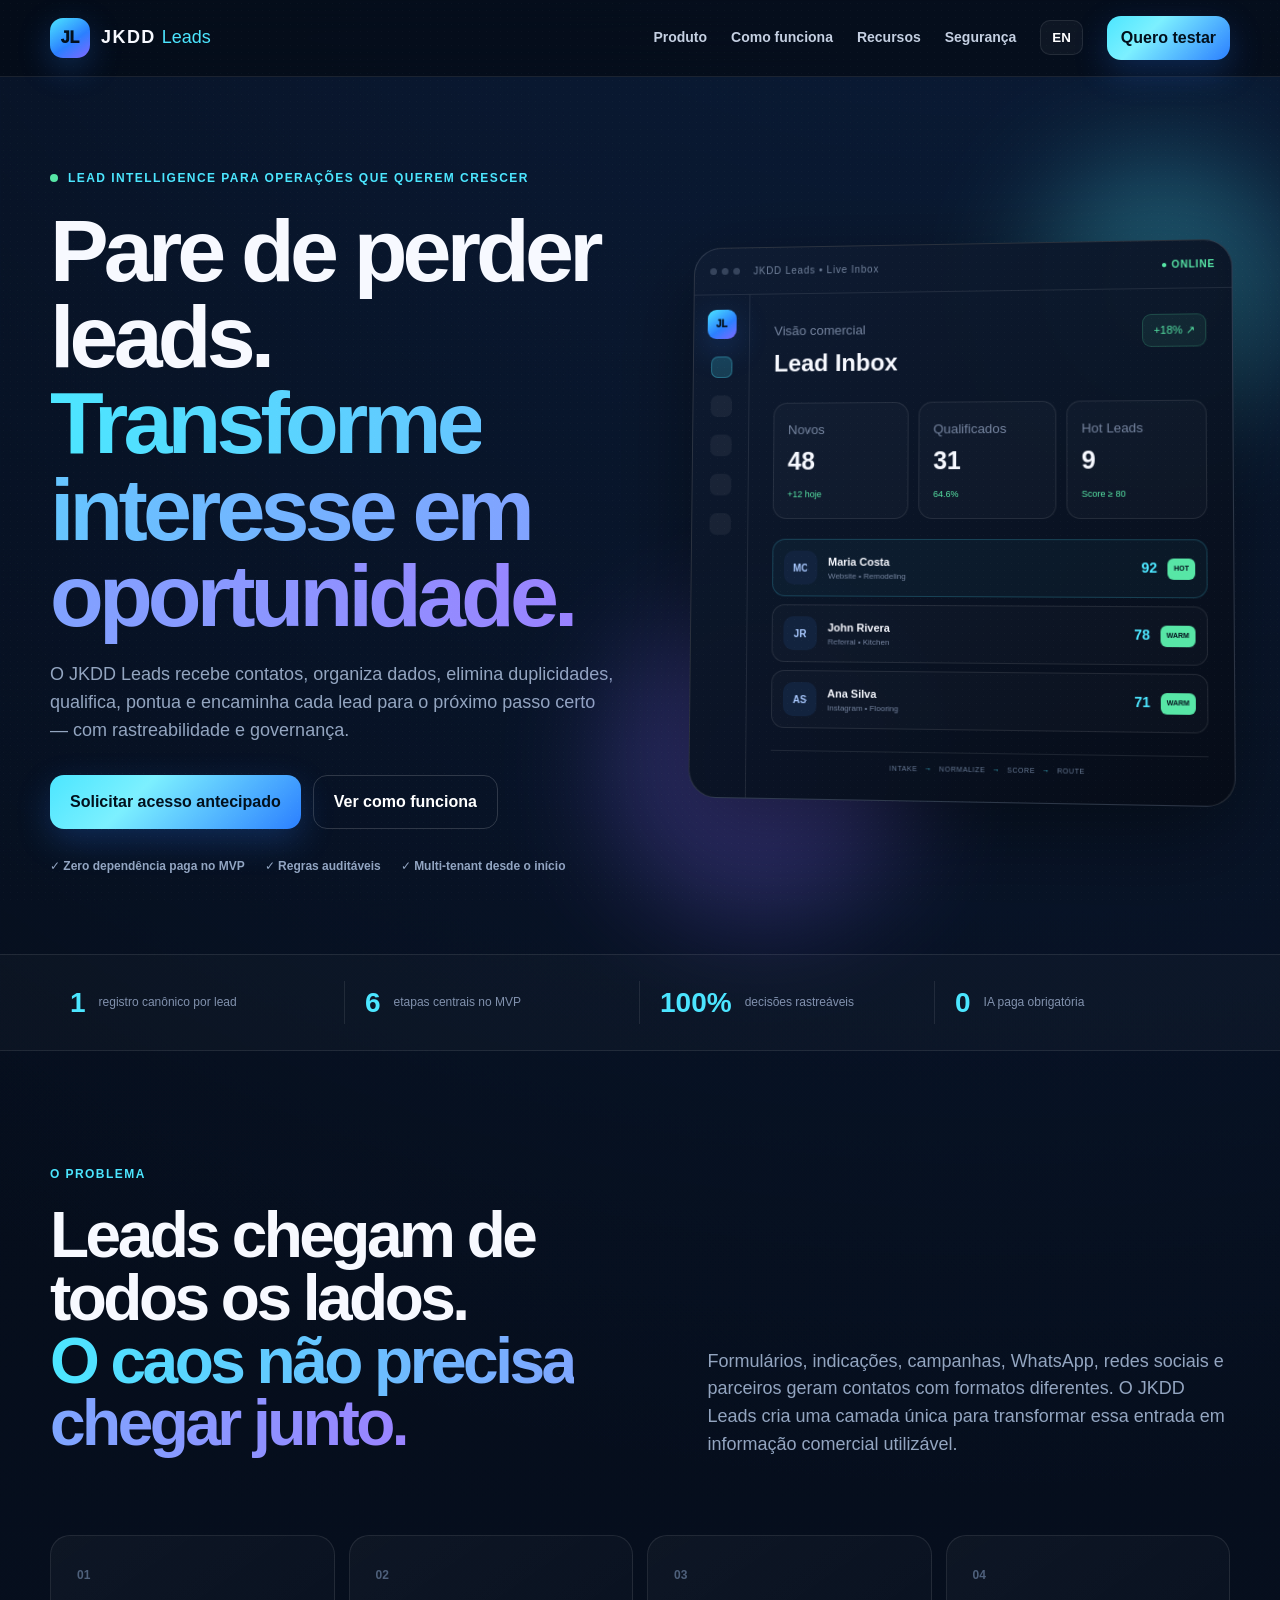
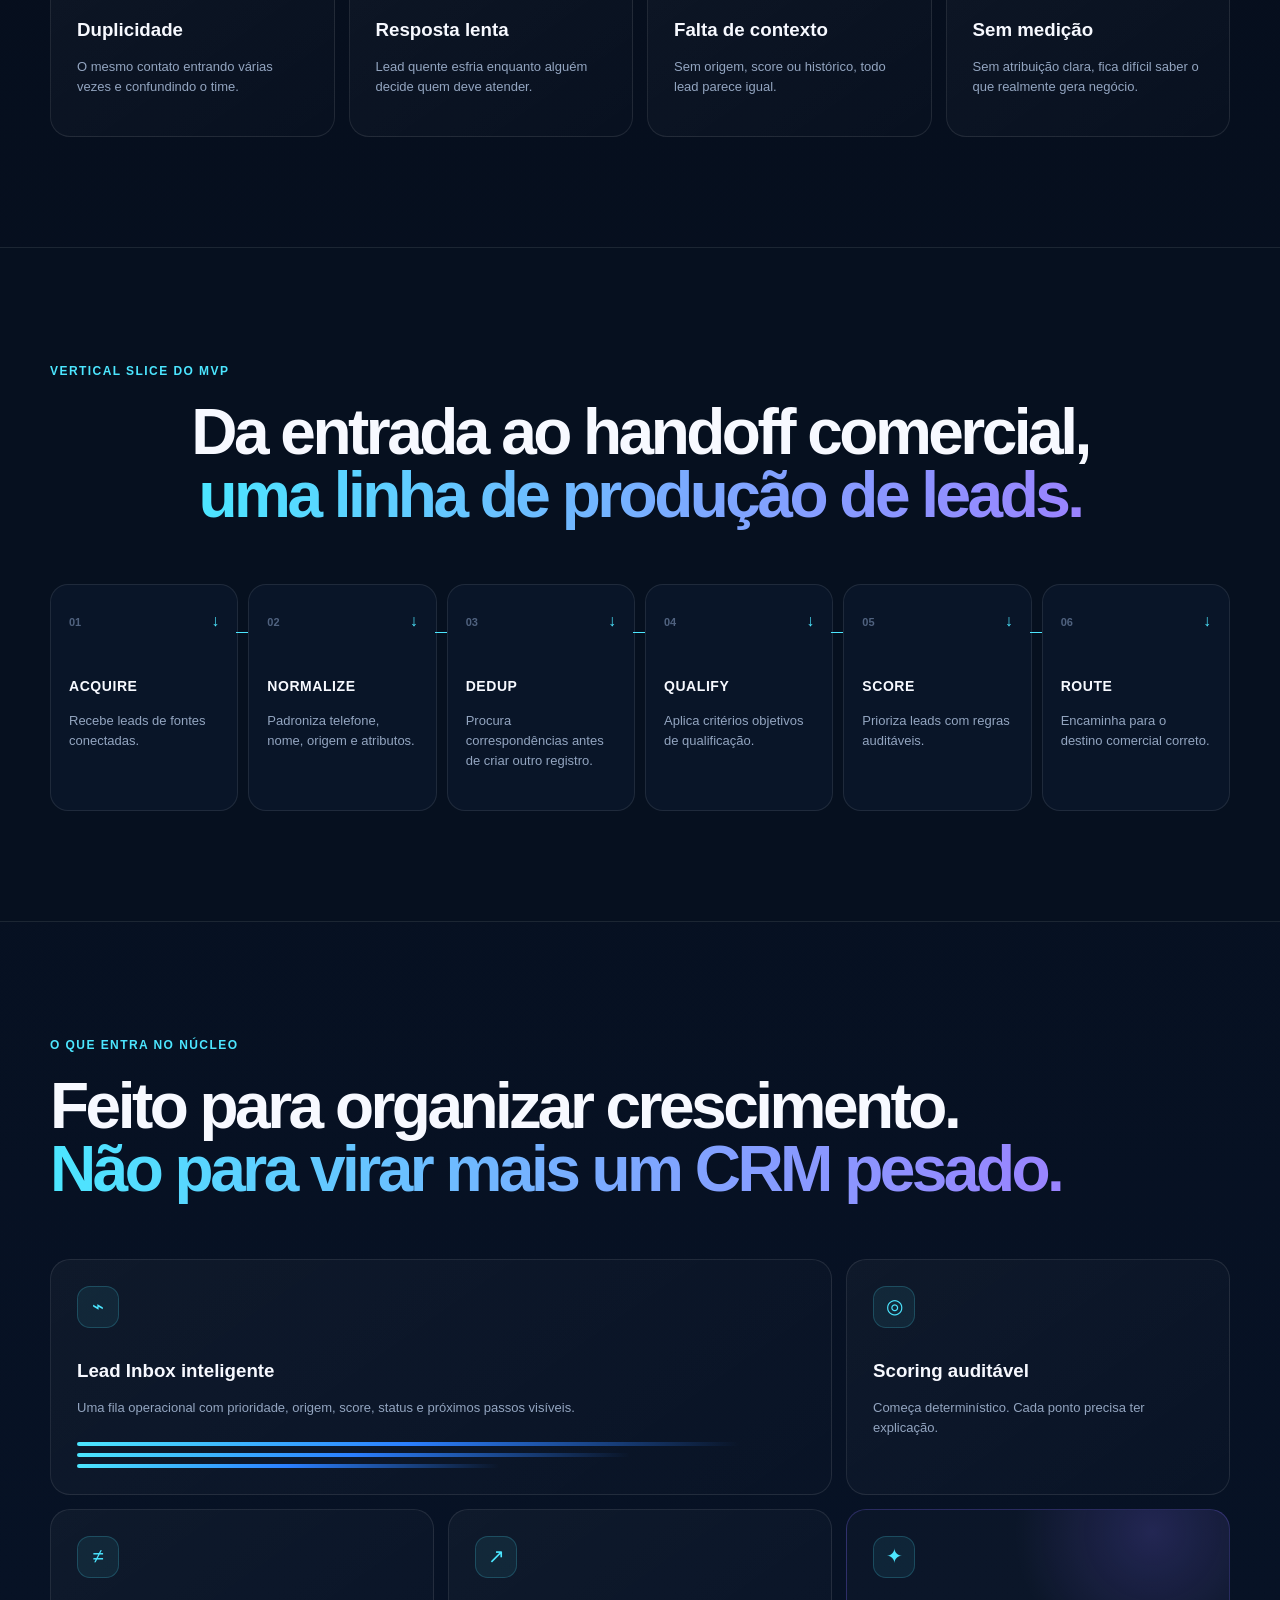
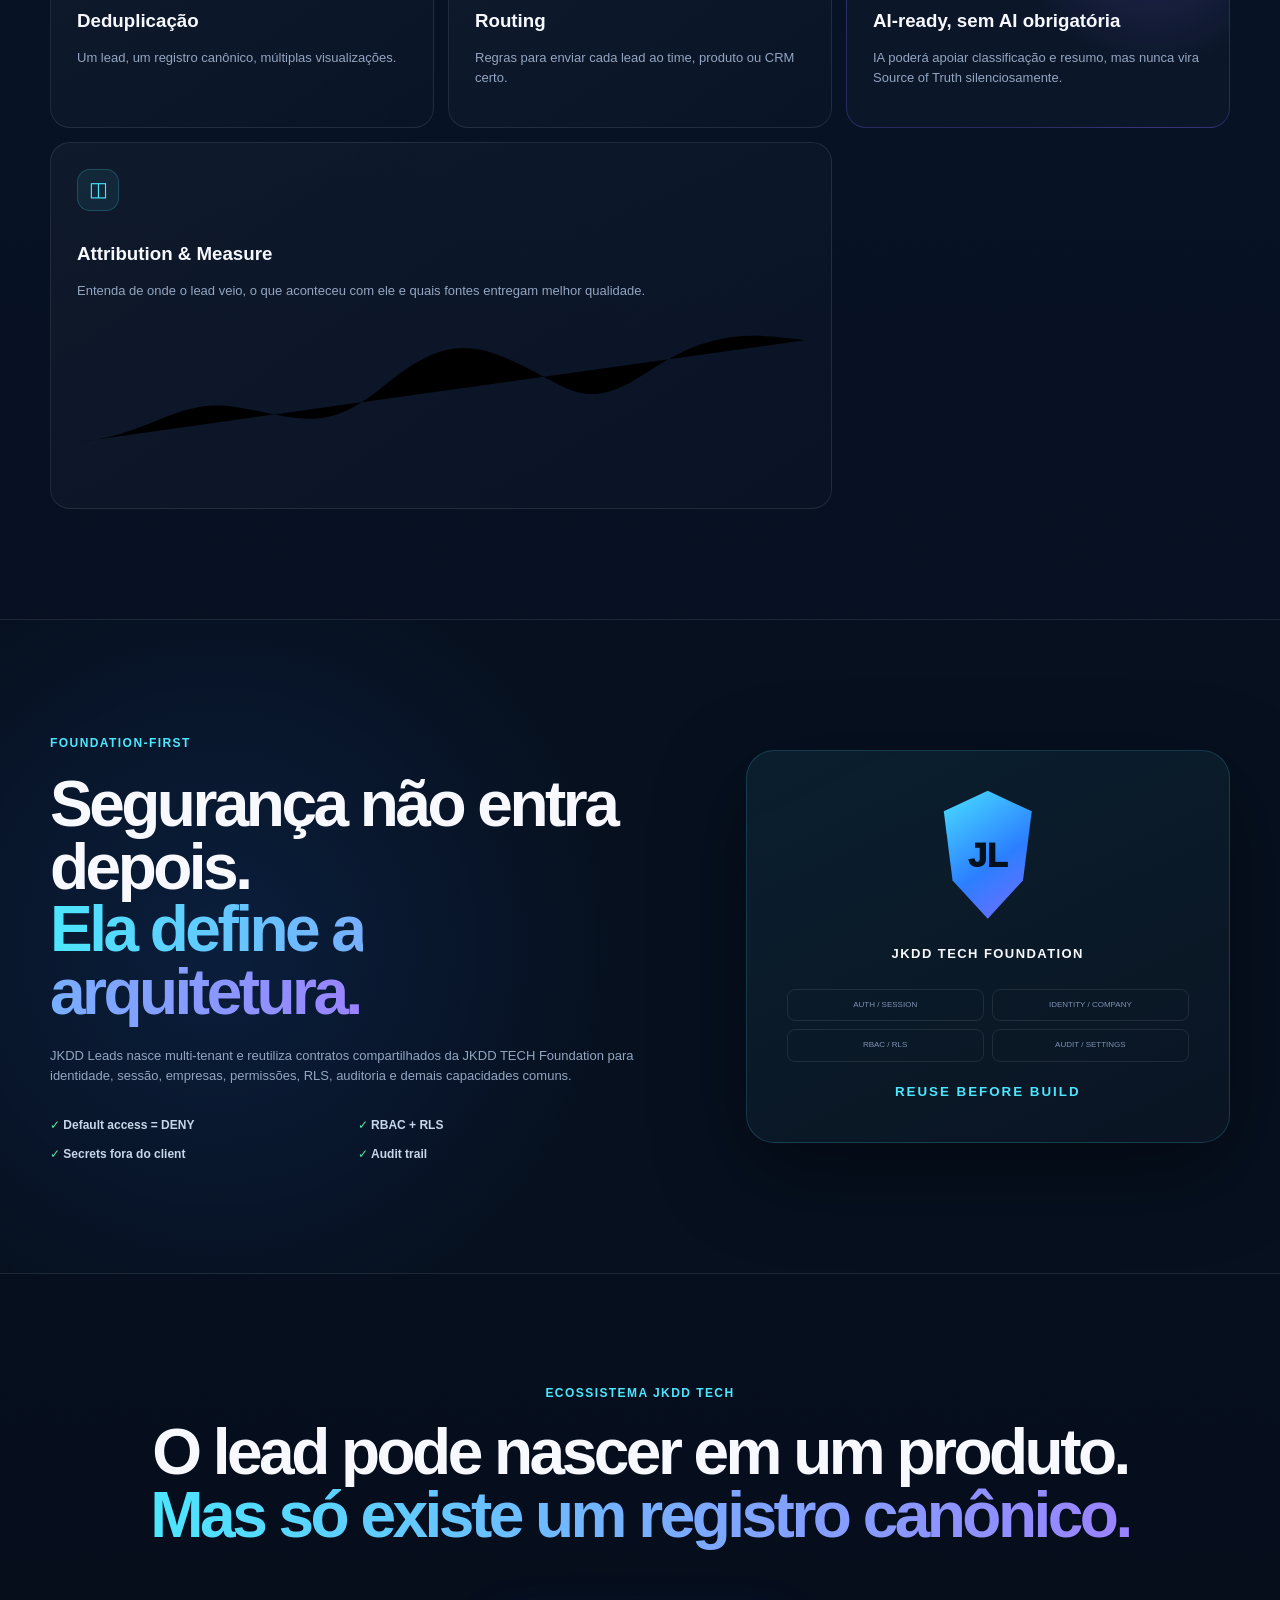
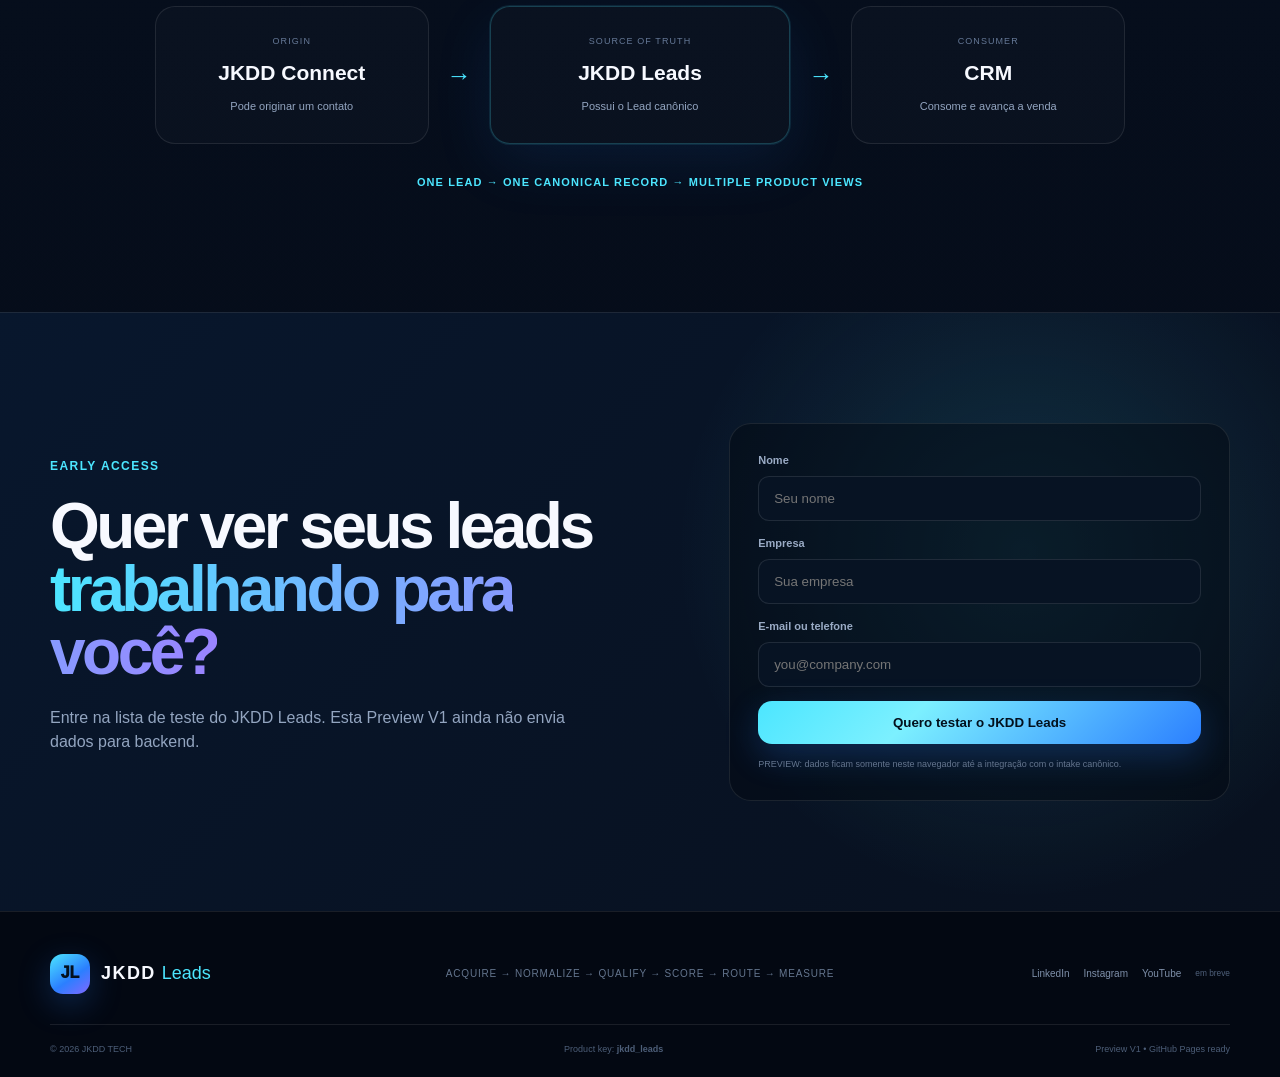
<file: index.html>
<!doctype html>
<html lang="pt-BR">
<head>
  <meta charset="utf-8" />
  <meta name="viewport" content="width=device-width, initial-scale=1" />
  <meta name="theme-color" content="#071226" />
  <meta name="description" content="JKDD Leads transforma entrada de contatos em leads organizados, qualificados, pontuados e prontos para o comercial." />
  <meta property="og:title" content="JKDD Leads — Lead Intelligence, sem caos." />
  <meta property="og:description" content="Capture. Normalize. Qualify. Score. Route. Measure." />
  <meta property="og:type" content="website" />
  <title>JKDD Leads — Lead Intelligence</title>
  <link rel="icon" href="assets/favicon.svg" type="image/svg+xml" />
  <link rel="manifest" href="manifest.webmanifest" />
  <link rel="stylesheet" href="styles.css" />
</head>
<body>
  <div class="noise" aria-hidden="true"></div>
  <header class="nav-shell">
    <nav class="nav wrap" aria-label="Principal">
      <a class="brand" href="#top" aria-label="JKDD Leads início">
        <span class="brand-mark" aria-hidden="true">JL</span>
        <span class="brand-copy"><strong>JKDD</strong><span>Leads</span></span>
      </a>
      <button class="menu-btn" id="menuBtn" aria-label="Abrir menu" aria-expanded="false">☰</button>
      <div class="nav-links" id="navLinks">
        <a href="#produto" data-i18n="nav.product">Produto</a>
        <a href="#fluxo" data-i18n="nav.flow">Como funciona</a>
        <a href="#recursos" data-i18n="nav.features">Recursos</a>
        <a href="#seguranca" data-i18n="nav.security">Segurança</a>
        <button class="lang-btn" id="langBtn" type="button" aria-label="Trocar idioma">EN</button>
        <a class="btn btn-small" href="#early-access" data-i18n="nav.cta">Quero testar</a>
      </div>
    </nav>
  </header>

  <main id="top">
    <section class="hero wrap">
      <div class="hero-copy reveal">
        <div class="eyebrow"><span class="pulse"></span><span data-i18n="hero.eyebrow">Lead Intelligence para operações que querem crescer</span></div>
        <h1 data-i18n="hero.title">Pare de perder leads.<br><span>Transforme interesse em oportunidade.</span></h1>
        <p class="hero-text" data-i18n="hero.text">O JKDD Leads recebe contatos, organiza dados, elimina duplicidades, qualifica, pontua e encaminha cada lead para o próximo passo certo — com rastreabilidade e governança.</p>
        <div class="hero-actions">
          <a class="btn" href="#early-access" data-i18n="hero.primary">Solicitar acesso antecipado</a>
          <a class="btn btn-ghost" href="#fluxo" data-i18n="hero.secondary">Ver como funciona</a>
        </div>
        <div class="trust-row" aria-label="Principais características">
          <span>✓ <b data-i18n="trust.cost">Zero dependência paga no MVP</b></span>
          <span>✓ <b data-i18n="trust.audit">Regras auditáveis</b></span>
          <span>✓ <b data-i18n="trust.multi">Multi-tenant desde o início</b></span>
        </div>
      </div>

      <div class="hero-visual reveal" aria-label="Prévia do painel JKDD Leads">
        <div class="glow glow-a"></div><div class="glow glow-b"></div>
        <div class="app-window">
          <div class="window-top">
            <div class="dots"><i></i><i></i><i></i></div>
            <span>JKDD Leads • Live Inbox</span>
            <span class="status">● ONLINE</span>
          </div>
          <div class="app-grid">
            <aside class="side-mini">
              <div class="mini-logo">JL</div>
              <span class="active"></span><span></span><span></span><span></span><span></span>
            </aside>
            <div class="dashboard">
              <div class="dash-head"><div><small data-i18n="mock.hello">Visão comercial</small><h3 data-i18n="mock.title">Lead Inbox</h3></div><div class="score-chip">+18% ↗</div></div>
              <div class="kpis">
                <div><small data-i18n="mock.new">Novos</small><strong>48</strong><em>+12 hoje</em></div>
                <div><small data-i18n="mock.qualified">Qualificados</small><strong>31</strong><em>64.6%</em></div>
                <div><small data-i18n="mock.hot">Hot Leads</small><strong>9</strong><em>Score ≥ 80</em></div>
              </div>
              <div class="lead-list">
                <div class="lead lead-hot"><span class="avatar">MC</span><div><b>Maria Costa</b><small>Website • Remodeling</small></div><strong>92</strong><i>HOT</i></div>
                <div class="lead"><span class="avatar">JR</span><div><b>John Rivera</b><small>Referral • Kitchen</small></div><strong>78</strong><i>WARM</i></div>
                <div class="lead"><span class="avatar">AS</span><div><b>Ana Silva</b><small>Instagram • Flooring</small></div><strong>71</strong><i>WARM</i></div>
              </div>
              <div class="flow-mini"><span>INTAKE</span><b>→</b><span>NORMALIZE</span><b>→</b><span>SCORE</span><b>→</b><span>ROUTE</span></div>
            </div>
          </div>
        </div>
      </div>
    </section>

    <section class="metric-band">
      <div class="wrap metrics">
        <div><strong>1</strong><span data-i18n="metrics.record">registro canônico por lead</span></div>
        <div><strong>6</strong><span data-i18n="metrics.core">etapas centrais no MVP</span></div>
        <div><strong>100%</strong><span data-i18n="metrics.audit">decisões rastreáveis</span></div>
        <div><strong>0</strong><span data-i18n="metrics.paid">IA paga obrigatória</span></div>
      </div>
    </section>

    <section class="section wrap" id="produto">
      <div class="section-kicker" data-i18n="product.kicker">O problema</div>
      <div class="two-col">
        <div class="reveal">
          <h2 data-i18n="product.title">Leads chegam de todos os lados.<br><span>O caos não precisa chegar junto.</span></h2>
        </div>
        <div class="reveal">
          <p class="section-text" data-i18n="product.text">Formulários, indicações, campanhas, WhatsApp, redes sociais e parceiros geram contatos com formatos diferentes. O JKDD Leads cria uma camada única para transformar essa entrada em informação comercial utilizável.</p>
        </div>
      </div>
      <div class="pain-grid">
        <article><span>01</span><h3 data-i18n="pain.dup.title">Duplicidade</h3><p data-i18n="pain.dup.text">O mesmo contato entrando várias vezes e confundindo o time.</p></article>
        <article><span>02</span><h3 data-i18n="pain.slow.title">Resposta lenta</h3><p data-i18n="pain.slow.text">Lead quente esfria enquanto alguém decide quem deve atender.</p></article>
        <article><span>03</span><h3 data-i18n="pain.blind.title">Falta de contexto</h3><p data-i18n="pain.blind.text">Sem origem, score ou histórico, todo lead parece igual.</p></article>
        <article><span>04</span><h3 data-i18n="pain.measure.title">Sem medição</h3><p data-i18n="pain.measure.text">Sem atribuição clara, fica difícil saber o que realmente gera negócio.</p></article>
      </div>
    </section>

    <section class="section section-dark" id="fluxo">
      <div class="wrap">
        <div class="section-kicker" data-i18n="flow.kicker">Vertical slice do MVP</div>
        <h2 class="center" data-i18n="flow.title">Da entrada ao handoff comercial,<br><span>uma linha de produção de leads.</span></h2>
        <div class="pipeline">
          <div class="pipe-card"><b>01</b><i>↓</i><h3>ACQUIRE</h3><p data-i18n="flow.acquire">Recebe leads de fontes conectadas.</p></div>
          <div class="pipe-card"><b>02</b><i>↓</i><h3>NORMALIZE</h3><p data-i18n="flow.normalize">Padroniza telefone, nome, origem e atributos.</p></div>
          <div class="pipe-card"><b>03</b><i>↓</i><h3>DEDUP</h3><p data-i18n="flow.dedup">Procura correspondências antes de criar outro registro.</p></div>
          <div class="pipe-card"><b>04</b><i>↓</i><h3>QUALIFY</h3><p data-i18n="flow.qualify">Aplica critérios objetivos de qualificação.</p></div>
          <div class="pipe-card"><b>05</b><i>↓</i><h3>SCORE</h3><p data-i18n="flow.score">Prioriza leads com regras auditáveis.</p></div>
          <div class="pipe-card"><b>06</b><i>↓</i><h3>ROUTE</h3><p data-i18n="flow.route">Encaminha para o destino comercial correto.</p></div>
        </div>
      </div>
    </section>

    <section class="section wrap" id="recursos">
      <div class="section-kicker" data-i18n="features.kicker">O que entra no núcleo</div>
      <h2 data-i18n="features.title">Feito para organizar crescimento.<br><span>Não para virar mais um CRM pesado.</span></h2>
      <div class="feature-grid">
        <article class="feature feature-wide"><div class="icon">⌁</div><h3 data-i18n="features.inbox.title">Lead Inbox inteligente</h3><p data-i18n="features.inbox.text">Uma fila operacional com prioridade, origem, score, status e próximos passos visíveis.</p><div class="mini-bars"><i style="--w:91%"></i><i style="--w:76%"></i><i style="--w:58%"></i></div></article>
        <article class="feature"><div class="icon">◎</div><h3 data-i18n="features.score.title">Scoring auditável</h3><p data-i18n="features.score.text">Começa determinístico. Cada ponto precisa ter explicação.</p></article>
        <article class="feature"><div class="icon">≠</div><h3 data-i18n="features.dedup.title">Deduplicação</h3><p data-i18n="features.dedup.text">Um lead, um registro canônico, múltiplas visualizações.</p></article>
        <article class="feature"><div class="icon">↗</div><h3 data-i18n="features.route.title">Routing</h3><p data-i18n="features.route.text">Regras para enviar cada lead ao time, produto ou CRM certo.</p></article>
        <article class="feature feature-accent"><div class="icon">✦</div><h3 data-i18n="features.ai.title">AI-ready, sem AI obrigatória</h3><p data-i18n="features.ai.text">IA poderá apoiar classificação e resumo, mas nunca vira Source of Truth silenciosamente.</p></article>
        <article class="feature feature-wide"><div class="icon">◫</div><h3 data-i18n="features.measure.title">Attribution & Measure</h3><p data-i18n="features.measure.text">Entenda de onde o lead veio, o que aconteceu com ele e quais fontes entregam melhor qualidade.</p><div class="spark" aria-hidden="true"><svg viewBox="0 0 500 110" preserveAspectRatio="none"><path d="M0,88 C50,84 68,57 110,64 S170,83 210,50 S270,18 305,35 S350,67 390,41 S452,11 500,18" /></svg></div></article>
      </div>
    </section>

    <section class="section security" id="seguranca">
      <div class="wrap security-grid">
        <div class="security-copy reveal">
          <div class="section-kicker" data-i18n="security.kicker">Foundation-first</div>
          <h2 data-i18n="security.title">Segurança não entra depois.<br><span>Ela define a arquitetura.</span></h2>
          <p data-i18n="security.text">JKDD Leads nasce multi-tenant e reutiliza contratos compartilhados da JKDD TECH Foundation para identidade, sessão, empresas, permissões, RLS, auditoria e demais capacidades comuns.</p>
          <div class="checks"><span>✓ <b>Default access = DENY</b></span><span>✓ <b>RBAC + RLS</b></span><span>✓ <b>Secrets fora do client</b></span><span>✓ <b>Audit trail</b></span></div>
        </div>
        <div class="shield-card reveal">
          <div class="shield">JL</div>
          <h3>JKDD TECH FOUNDATION</h3>
          <div class="foundation-lines"><span>AUTH / SESSION</span><span>IDENTITY / COMPANY</span><span>RBAC / RLS</span><span>AUDIT / SETTINGS</span></div>
          <small data-i18n="security.reuse">REUSE BEFORE BUILD</small>
        </div>
      </div>
    </section>

    <section class="section wrap ecosystem">
      <div class="section-kicker" data-i18n="eco.kicker">Ecossistema JKDD TECH</div>
      <h2 class="center" data-i18n="eco.title">O lead pode nascer em um produto.<br><span>Mas só existe um registro canônico.</span></h2>
      <div class="eco-flow">
        <div><small>ORIGIN</small><b>JKDD Connect</b><span data-i18n="eco.origin">Pode originar um contato</span></div>
        <i>→</i>
        <div class="eco-core"><small>SOURCE OF TRUTH</small><b>JKDD Leads</b><span data-i18n="eco.core">Possui o Lead canônico</span></div>
        <i>→</i>
        <div><small>CONSUMER</small><b>CRM</b><span data-i18n="eco.crm">Consome e avança a venda</span></div>
      </div>
      <p class="canonical">ONE LEAD → ONE CANONICAL RECORD → MULTIPLE PRODUCT VIEWS</p>
    </section>

    <section class="cta-section" id="early-access">
      <div class="wrap cta-wrap reveal">
        <div>
          <div class="section-kicker" data-i18n="cta.kicker">Early access</div>
          <h2 data-i18n="cta.title">Quer ver seus leads<br><span>trabalhando para você?</span></h2>
          <p data-i18n="cta.text">Entre na lista de teste do JKDD Leads. Esta Preview V1 ainda não envia dados para backend.</p>
        </div>
        <form class="early-form" id="earlyForm">
          <label><span data-i18n="form.name">Nome</span><input required name="name" autocomplete="name" placeholder="Seu nome" /></label>
          <label><span data-i18n="form.company">Empresa</span><input required name="company" autocomplete="organization" placeholder="Sua empresa" /></label>
          <label><span data-i18n="form.contact">E-mail ou telefone</span><input required name="contact" placeholder="you@company.com" /></label>
          <button class="btn" type="submit" data-i18n="form.submit">Quero testar o JKDD Leads</button>
          <small id="formNote" data-i18n="form.note">PREVIEW: dados ficam somente neste navegador até a integração com o intake canônico.</small>
        </form>
      </div>
    </section>
  </main>

  <footer>
    <div class="wrap footer-grid">
      <a class="brand" href="#top"><span class="brand-mark">JL</span><span class="brand-copy"><strong>JKDD</strong><span>Leads</span></span></a>
      <p data-i18n="footer.tag">ACQUIRE → NORMALIZE → QUALIFY → SCORE → ROUTE → MEASURE</p>
      <div class="social-placeholder"><span>LinkedIn</span><span>Instagram</span><span>YouTube</span><small data-i18n="footer.soon">em breve</small></div>
    </div>
    <div class="wrap footer-bottom"><span>© <span id="year"></span> JKDD TECH</span><span>Product key: <b>jkdd_leads</b></span><span>Preview V1 • GitHub Pages ready</span></div>
  </footer>

  <div class="toast" id="toast" role="status" aria-live="polite"></div>
  <script src="script.js"></script>
</body>
</html>
</file>
<file: styles.css>
:root{--bg:#050b16;--bg2:#081426;--panel:#0b192d;--panel2:#0e2038;--text:#f7f9ff;--muted:#93a5c0;--line:rgba(255,255,255,.09);--cyan:#4ce6ff;--blue:#2b7fff;--violet:#8168ff;--green:#57e6a6;--wrap:min(1180px,calc(100% - 40px));--shadow:0 28px 90px rgba(0,0,0,.42)}*{box-sizing:border-box}html{scroll-behavior:smooth}body{margin:0;background:radial-gradient(circle at 78% -10%,rgba(43,127,255,.18),transparent 32%),linear-gradient(180deg,#050b16,#071225 55%,#050b16);color:var(--text);font-family:Inter,ui-sans-serif,-apple-system,BlinkMacSystemFont,"Segoe UI",sans-serif;line-height:1.55;overflow-x:hidden}.noise{position:fixed;inset:0;pointer-events:none;opacity:.035;background-image:radial-gradient(rgba(255,255,255,.8) .5px,transparent .5px);background-size:7px 7px;z-index:100}.wrap{width:var(--wrap);margin-inline:auto}.nav-shell{position:sticky;top:0;z-index:90;background:rgba(5,11,22,.76);backdrop-filter:blur(18px);border-bottom:1px solid var(--line)}.nav{height:76px;display:flex;align-items:center;justify-content:space-between}.brand{display:inline-flex;align-items:center;gap:11px;color:var(--text);text-decoration:none}.brand-mark,.mini-logo{display:grid;place-items:center;background:linear-gradient(145deg,var(--cyan),var(--blue) 58%,var(--violet));color:#03101e;font-weight:950;box-shadow:0 10px 32px rgba(43,127,255,.25)}.brand-mark{width:40px;height:40px;border-radius:13px}.brand-copy{display:flex;gap:6px;font-size:18px}.brand-copy strong{letter-spacing:.08em}.brand-copy span{color:var(--cyan)}.nav-links{display:flex;align-items:center;gap:24px}.nav-links>a:not(.btn){color:#c5d0e2;text-decoration:none;font-size:14px;font-weight:700}.nav-links>a:not(.btn):hover{color:#fff}.lang-btn,.menu-btn{border:1px solid var(--line);background:rgba(255,255,255,.04);color:#fff;border-radius:10px;padding:9px 11px;font-weight:800;cursor:pointer}.menu-btn{display:none;font-size:19px}.btn{display:inline-flex;align-items:center;justify-content:center;padding:14px 20px;border:0;border-radius:14px;background:linear-gradient(135deg,var(--cyan),#7cf0ff 35%,var(--blue));color:#02101d!important;text-decoration:none;font-weight:900;cursor:pointer;box-shadow:0 12px 34px rgba(43,127,255,.24);transition:.22s ease}.btn:hover{transform:translateY(-2px);box-shadow:0 17px 42px rgba(43,127,255,.34)}.btn-small{padding:10px 14px}.btn-ghost{background:transparent;color:#fff!important;border:1px solid rgba(255,255,255,.16);box-shadow:none}.hero{min-height:760px;padding:88px 0 78px;display:grid;grid-template-columns:1.02fr .98fr;gap:70px;align-items:center}.eyebrow,.section-kicker{display:inline-flex;align-items:center;gap:10px;color:var(--cyan);font-size:12px;font-weight:900;letter-spacing:.12em;text-transform:uppercase}.pulse{width:8px;height:8px;border-radius:50%;background:var(--green);box-shadow:0 0 0 0 rgba(87,230,166,.5);animation:pulse 2s infinite}@keyframes pulse{70%{box-shadow:0 0 0 10px rgba(87,230,166,0)}}h1,h2{margin:18px 0 22px;letter-spacing:-.055em;line-height:.98}h1{font-size:clamp(52px,7vw,88px)}h2{font-size:clamp(40px,5vw,66px)}h1 span,h2 span{background:linear-gradient(90deg,var(--cyan),#7baaff 55%,#9a83ff);-webkit-background-clip:text;background-clip:text;color:transparent}.hero-text,.section-text{color:var(--muted);font-size:18px;max-width:690px}.hero-actions,.trust-row{display:flex;gap:12px;flex-wrap:wrap}.hero-actions{margin-top:30px}.trust-row{margin-top:28px;color:#92a5c2;font-size:12px;gap:20px}.hero-visual{position:relative}.glow{position:absolute;border-radius:50%;filter:blur(60px);opacity:.33}.glow-a{width:250px;height:250px;background:var(--cyan);right:-60px;top:-80px}.glow-b{width:290px;height:290px;background:var(--violet);left:-70px;bottom:-110px}.app-window{position:relative;border:1px solid rgba(255,255,255,.14);border-radius:28px;overflow:hidden;background:linear-gradient(145deg,rgba(14,28,51,.96),rgba(5,11,22,.96));box-shadow:var(--shadow);transform:perspective(1100px) rotateY(-4deg) rotateX(2deg)}.window-top{height:48px;display:flex;align-items:center;gap:14px;padding:0 16px;border-bottom:1px solid var(--line);font-size:10px;color:#71819b;letter-spacing:.08em}.dots{display:flex;gap:5px}.dots i{width:7px;height:7px;border-radius:50%;background:#36445c}.status{margin-left:auto;color:var(--green);font-weight:900}.app-grid{display:grid;grid-template-columns:58px 1fr;min-height:500px}.side-mini{border-right:1px solid var(--line);padding:15px 12px;display:flex;flex-direction:column;align-items:center;gap:18px}.mini-logo{width:30px;height:30px;border-radius:9px;font-size:10px}.side-mini span{width:22px;height:22px;border-radius:7px;background:rgba(255,255,255,.055)}.side-mini .active{background:rgba(76,230,255,.18);border:1px solid rgba(76,230,255,.3)}.dashboard{padding:25px}.dash-head{display:flex;justify-content:space-between;align-items:flex-start}.dash-head small,.kpis small,.lead small{color:#74839e}.dash-head h3{font-size:24px;margin:2px 0}.score-chip{font-size:11px;color:var(--green);padding:7px 10px;border:1px solid rgba(87,230,166,.2);background:rgba(87,230,166,.08);border-radius:9px}.kpis{display:grid;grid-template-columns:repeat(3,1fr);gap:10px;margin-top:20px}.kpis>div{padding:14px;border:1px solid var(--line);background:rgba(255,255,255,.025);border-radius:14px}.kpis strong{display:block;font-size:25px}.kpis em{font-style:normal;color:var(--green);font-size:9px}.lead-list{display:grid;gap:8px;margin-top:20px}.lead{display:grid;grid-template-columns:35px 1fr auto auto;gap:10px;align-items:center;padding:11px;border:1px solid var(--line);background:rgba(255,255,255,.02);border-radius:13px}.lead-hot{border-color:rgba(76,230,255,.2);background:rgba(76,230,255,.04)}.avatar{display:grid;place-items:center;width:34px;height:34px;border-radius:10px;background:#12233e;color:#a9c9ff;font-size:10px;font-weight:900}.lead div{display:flex;flex-direction:column}.lead b{font-size:11px}.lead small{font-size:8px}.lead>strong{color:var(--cyan);font-size:14px}.lead i{font-style:normal;background:var(--green);color:#04101d;border-radius:6px;padding:5px 6px;font-size:7px;font-weight:900}.flow-mini{display:flex;justify-content:center;gap:7px;align-items:center;margin-top:22px;padding-top:11px;border-top:1px solid var(--line);font-size:7px;letter-spacing:.08em;color:#667893}.flow-mini b{color:var(--cyan)}.metric-band{border-block:1px solid var(--line);background:rgba(255,255,255,.018)}.metrics{display:grid;grid-template-columns:repeat(4,1fr);padding:26px 0}.metrics div{display:flex;gap:13px;align-items:center;padding:0 20px;border-right:1px solid var(--line)}.metrics div:last-child{border:0}.metrics strong{font-size:28px;color:var(--cyan)}.metrics span{color:#8191ad;font-size:12px}.section{padding:110px 0}.two-col{display:grid;grid-template-columns:1.05fr .95fr;gap:80px;align-items:end}.pain-grid,.feature-grid{display:grid;gap:14px;margin-top:58px}.pain-grid{grid-template-columns:repeat(4,1fr)}.pain-grid article,.feature{padding:26px;border:1px solid var(--line);border-radius:20px;background:linear-gradient(145deg,rgba(255,255,255,.035),rgba(255,255,255,.012))}.pain-grid article>span{color:#4e607b;font-weight:900;font-size:12px}.pain-grid h3,.feature h3{margin:28px 0 10px}.pain-grid p,.feature p,.pipe-card p,.security-copy p{color:var(--muted);font-size:13px}.section-dark{background:#06101f;border-block:1px solid var(--line)}.center{text-align:center}.pipeline{display:grid;grid-template-columns:repeat(6,1fr);gap:10px;margin-top:58px}.pipe-card{position:relative;padding:24px 18px 26px;border:1px solid var(--line);border-radius:18px;background:#091528;min-height:195px}.pipe-card:not(:last-child):after{content:"";position:absolute;top:47px;right:-11px;width:12px;border-top:1px solid var(--cyan)}.pipe-card b{font-size:11px;color:#50627f}.pipe-card i{float:right;color:var(--cyan);font-style:normal}.pipe-card h3{margin:42px 0 9px;font-size:14px;letter-spacing:.04em}.feature-grid{grid-template-columns:repeat(3,1fr)}.feature-wide{grid-column:span 2}.feature-accent{background:radial-gradient(circle at 80% 10%,rgba(129,104,255,.2),transparent 38%),rgba(255,255,255,.02);border-color:rgba(129,104,255,.25)}.icon{width:42px;height:42px;display:grid;place-items:center;border-radius:13px;border:1px solid rgba(76,230,255,.2);background:rgba(76,230,255,.07);color:var(--cyan);font-size:20px}.mini-bars{display:grid;gap:7px;margin-top:24px}.mini-bars i{display:block;width:var(--w);height:4px;border-radius:4px;background:linear-gradient(90deg,var(--cyan),var(--blue),transparent)}.security{background:radial-gradient(circle at 17% 50%,rgba(43,127,255,.13),transparent 36%),#06101f;border-block:1px solid var(--line)}.security-grid{display:grid;grid-template-columns:1fr .8fr;gap:90px;align-items:center}.checks{display:grid;grid-template-columns:1fr 1fr;gap:10px;margin-top:30px}.checks span{font-size:12px;color:var(--green)}.checks b{color:#c8d6e9}.shield-card{padding:40px;border:1px solid rgba(76,230,255,.17);border-radius:28px;background:linear-gradient(155deg,rgba(76,230,255,.07),rgba(255,255,255,.02));text-align:center;box-shadow:var(--shadow)}.shield{margin:auto;width:110px;height:128px;clip-path:polygon(50% 0,90% 16%,82% 70%,50% 100%,18% 70%,10% 16%);display:grid;place-items:center;background:linear-gradient(145deg,var(--cyan),var(--blue) 56%,var(--violet));color:#03101e;font-weight:950;font-size:34px}.shield-card h3{font-size:13px;letter-spacing:.11em;margin:25px 0}.foundation-lines{display:grid;grid-template-columns:1fr 1fr;gap:8px}.foundation-lines span{padding:9px;border:1px solid var(--line);border-radius:8px;font-size:8px;color:#7f92b3}.shield-card small{display:block;margin-top:20px;color:var(--cyan);font-weight:900;letter-spacing:.15em}.ecosystem .section-kicker{display:flex;justify-content:center}.eco-flow{display:grid;grid-template-columns:1fr auto 1.1fr auto 1fr;gap:18px;align-items:center;margin:60px auto 30px;max-width:970px}.eco-flow>div{padding:28px;border:1px solid var(--line);border-radius:20px;background:rgba(255,255,255,.02);display:flex;flex-direction:column;text-align:center}.eco-flow>i{color:var(--cyan);font-style:normal;font-size:25px}.eco-flow small{color:#657896;font-size:9px;letter-spacing:.12em}.eco-flow b{font-size:21px;margin:8px 0}.eco-flow span{color:var(--muted);font-size:11px}.eco-core{box-shadow:0 0 0 1px rgba(76,230,255,.1),0 20px 60px rgba(43,127,255,.1);border-color:rgba(76,230,255,.22)!important}.canonical{text-align:center;color:var(--cyan);font-size:11px;font-weight:900;letter-spacing:.1em}.cta-section{padding:110px 0;background:radial-gradient(circle at 80% 40%,rgba(76,230,255,.14),transparent 32%),linear-gradient(135deg,#08172d,#08101e);border-top:1px solid var(--line)}.cta-wrap{display:grid;grid-template-columns:1fr .85fr;gap:90px;align-items:center}.cta-wrap p{color:var(--muted);max-width:540px}.early-form{padding:28px;border:1px solid var(--line);background:rgba(3,9,18,.48);border-radius:22px;display:grid;gap:14px}.early-form label{display:grid;gap:7px}.early-form label span{font-size:11px;color:#9aabc5;font-weight:700}.early-form input{width:100%;padding:14px 15px;border-radius:11px;border:1px solid rgba(255,255,255,.1);background:#071323;color:#fff;outline:none}.early-form input:focus{border-color:var(--cyan);box-shadow:0 0 0 3px rgba(76,230,255,.08)}.early-form small{color:#64758e;font-size:9px}.early-form.success{border-color:rgba(87,230,166,.32)}footer{padding:42px 0 20px;background:#030812;border-top:1px solid var(--line)}.footer-grid{display:grid;grid-template-columns:1fr 1.5fr 1fr;gap:30px;align-items:center}.footer-grid p{text-align:center;color:#64758e;font-size:10px;letter-spacing:.08em}.social-placeholder{display:flex;justify-content:flex-end;align-items:center;gap:14px;color:#7f90aa;font-size:10px}.social-placeholder small{color:#4f607b}.footer-bottom{margin-top:30px;padding-top:18px;border-top:1px solid var(--line);display:flex;justify-content:space-between;gap:16px;color:#4d5e78;font-size:9px}.toast{position:fixed;right:22px;bottom:22px;max-width:340px;padding:14px 18px;border:1px solid rgba(87,230,166,.28);background:#071725;color:#dcfff0;border-radius:13px;box-shadow:var(--shadow);transform:translateY(130px);opacity:0;transition:.35s ease;z-index:100}.toast.show{transform:none;opacity:1}.reveal{opacity:0;transform:translateY(18px);transition:.7s ease}.reveal.visible{opacity:1;transform:none}@media(max-width:980px){.nav-links{position:absolute;top:76px;left:20px;right:20px;display:none;flex-direction:column;align-items:stretch;padding:18px;background:#081426;border:1px solid var(--line);border-radius:18px}.nav-links.open{display:flex}.menu-btn{display:block}.hero{grid-template-columns:1fr;padding-top:70px}.hero-copy{text-align:center}.hero-text{margin-inline:auto}.hero-actions,.trust-row{justify-content:center}.hero-visual{max-width:650px;width:100%;margin:auto}.app-window{transform:none}.metrics{grid-template-columns:1fr 1fr}.metrics div{padding:16px;border-bottom:1px solid var(--line)}.two-col,.security-grid,.cta-wrap{grid-template-columns:1fr;gap:38px}.pain-grid{grid-template-columns:1fr 1fr}.pipeline{grid-template-columns:repeat(3,1fr)}.feature-grid{grid-template-columns:1fr 1fr}.eco-flow{grid-template-columns:1fr}.eco-flow>i{transform:rotate(90deg)}.footer-grid{grid-template-columns:1fr;text-align:center}.social-placeholder{justify-content:center}}@media(max-width:620px){:root{--wrap:min(100% - 28px,1180px)}.nav{height:68px}.nav-links{top:68px}.hero{padding-block:55px}.hero h1{font-size:48px}.app-grid{grid-template-columns:42px 1fr;min-height:430px}.side-mini{padding-inline:8px}.dashboard{padding:15px}.kpis{grid-template-columns:1fr 1fr}.kpis>div:last-child{display:none}.lead{grid-template-columns:32px 1fr auto}.lead i{display:none}.flow-mini{font-size:5px}.metrics,.pain-grid,.pipeline,.feature-grid,.checks{grid-template-columns:1fr}.feature-wide{grid-column:span 1}.pipe-card:not(:last-child):after{display:none}.section{padding-block:82px}.footer-bottom{flex-direction:column;text-align:center}}@media(prefers-reduced-motion:reduce){*{scroll-behavior:auto!important;animation:none!important;transition:none!important}.reveal{opacity:1;transform:none}}
</file>
